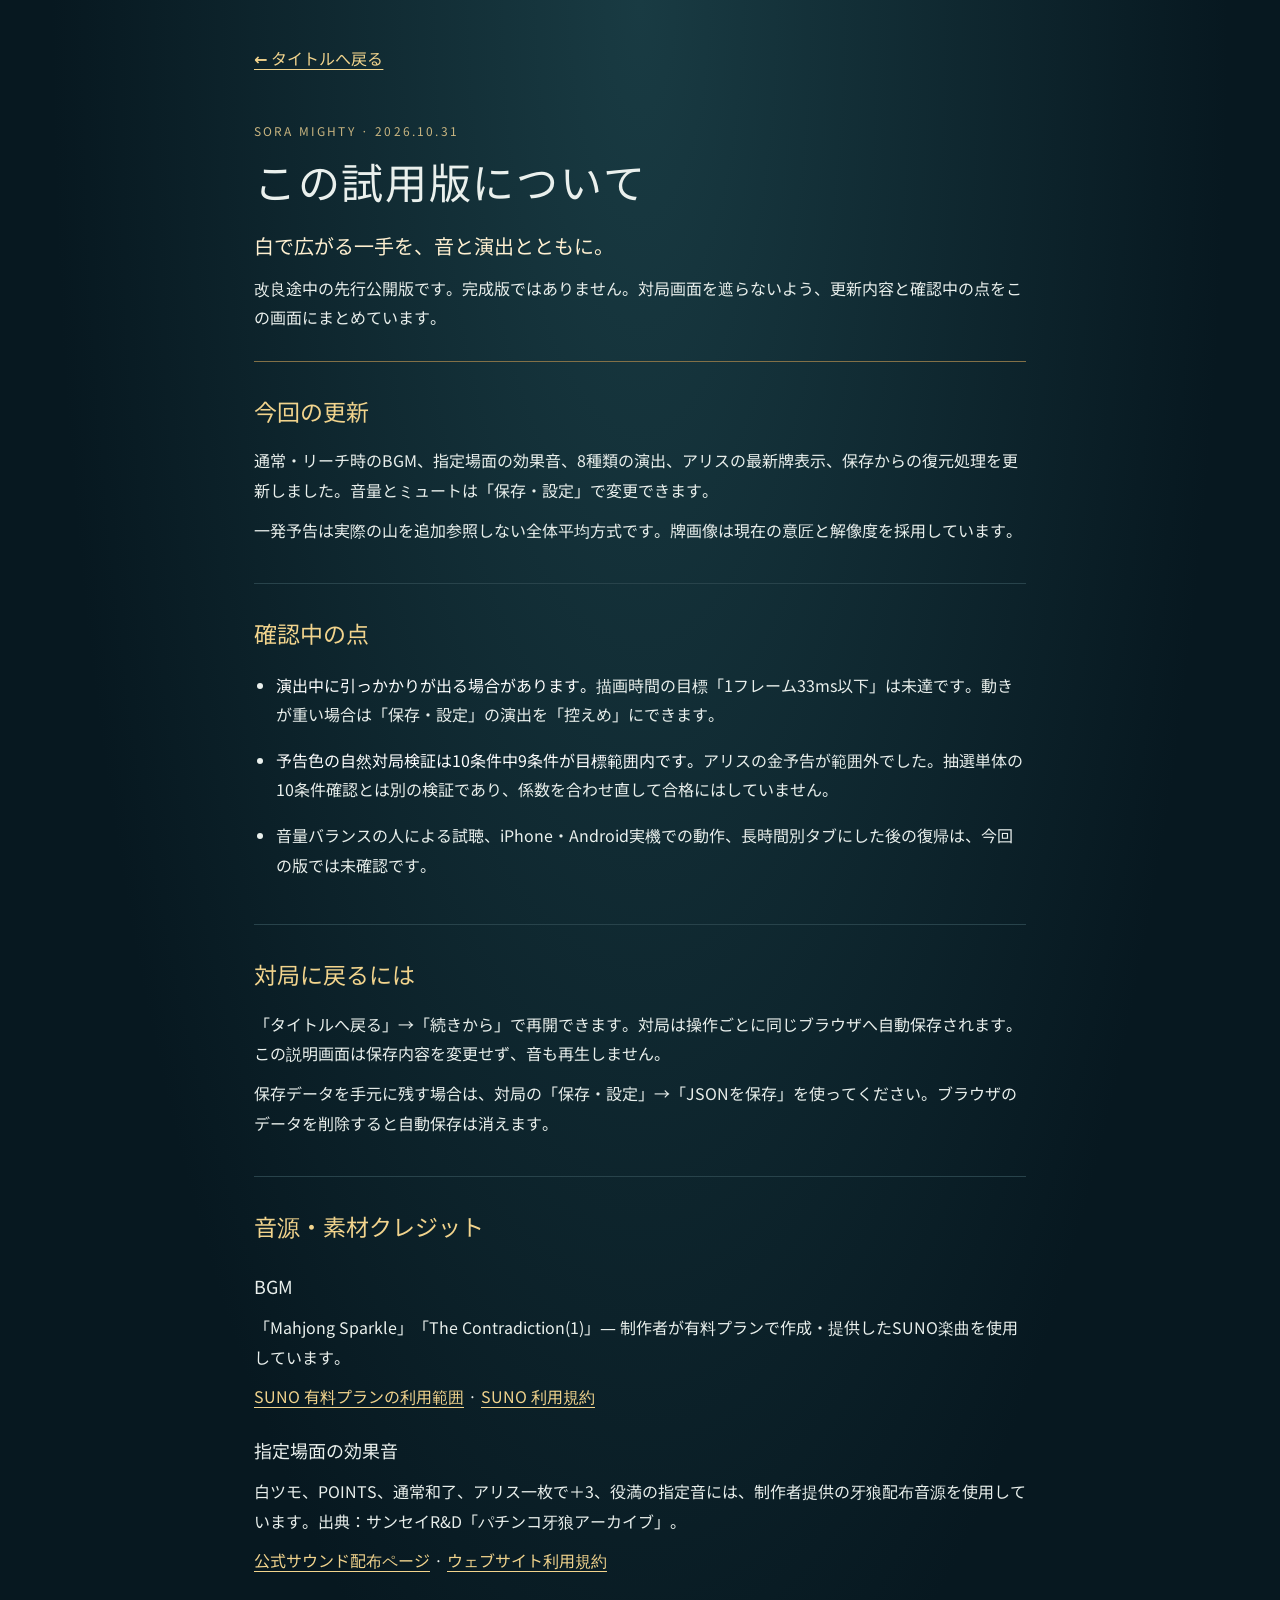
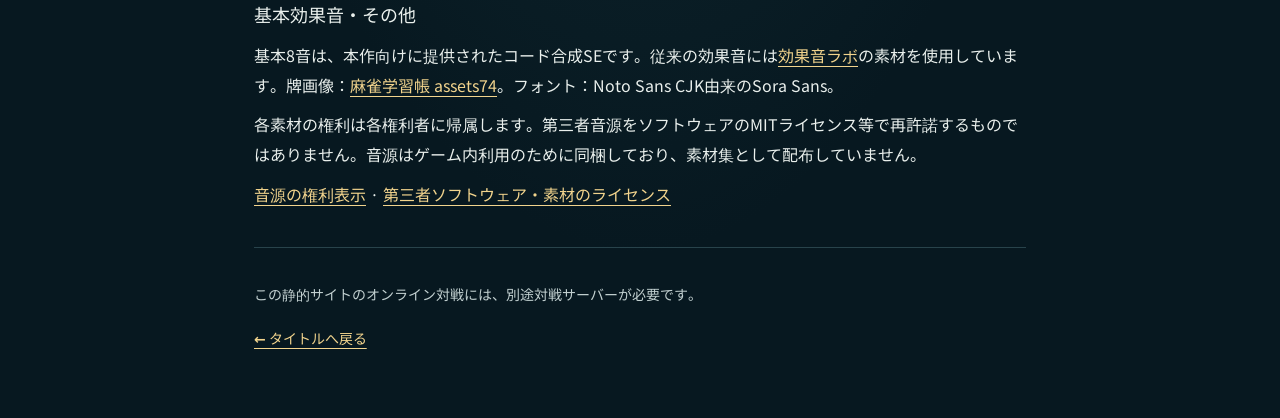
<file: about.html>
<!doctype html>
<html lang="ja">
<head>
  <meta charset="UTF-8">
  <meta name="viewport" content="width=device-width,initial-scale=1">
  <meta name="description" content="ソラ・マイティ試用版の更新内容、確認中の点、音源クレジット。">
  <title>この試用版について | ソラ・マイティ</title>
  <link rel="icon" href="./favicon.svg" type="image/svg+xml">
  <link rel="stylesheet" href="./about.css">
</head>
<body>
  <main class="about-page">
    <a class="back-link" href="./">← タイトルへ戻る</a>
    <header><p class="eyebrow">SORA MIGHTY · 2026.10.31</p><h1>この試用版について</h1><p class="lead">白で広がる一手を、音と演出とともに。</p><p>改良途中の先行公開版です。完成版ではありません。対局画面を遮らないよう、更新内容と確認中の点をこの画面にまとめています。</p></header>
    <section aria-labelledby="updates"><h2 id="updates">今回の更新</h2><p>通常・リーチ時のBGM、指定場面の効果音、8種類の演出、アリスの最新牌表示、保存からの復元処理を更新しました。音量とミュートは「保存・設定」で変更できます。</p><p>一発予告は実際の山を追加参照しない全体平均方式です。牌画像は現在の意匠と解像度を採用しています。</p></section>
    <section aria-labelledby="known"><h2 id="known">確認中の点</h2><ul>
      <li><strong>演出中に引っかかりが出る場合があります。</strong>描画時間の目標「1フレーム33ms以下」は未達です。動きが重い場合は「保存・設定」の演出を「控えめ」にできます。</li>
      <li><strong>予告色の自然対局検証は10条件中9条件が目標範囲内です。</strong>アリスの金予告が範囲外でした。抽選単体の10条件確認とは別の検証であり、係数を合わせ直して合格にはしていません。</li>
      <li>音量バランスの人による試聴、iPhone・Android実機での動作、長時間別タブにした後の復帰は、今回の版では未確認です。</li>
    </ul></section>
    <section aria-labelledby="resume"><h2 id="resume">対局に戻るには</h2><p>「タイトルへ戻る」→「続きから」で再開できます。対局は操作ごとに同じブラウザへ自動保存されます。この説明画面は保存内容を変更せず、音も再生しません。</p><p>保存データを手元に残す場合は、対局の「保存・設定」→「JSONを保存」を使ってください。ブラウザのデータを削除すると自動保存は消えます。</p></section>
    <section aria-labelledby="credits"><h2 id="credits">音源・素材クレジット</h2>
      <h3>BGM</h3><p>「Mahjong Sparkle」「The Contradiction(1)」— 制作者が有料プランで作成・提供したSUNO楽曲を使用しています。</p><p><a href="https://help.suno.com/en/articles/9601665" target="_blank" rel="noreferrer">SUNO 有料プランの利用範囲</a> · <a href="https://suno.com/terms" target="_blank" rel="noreferrer">SUNO 利用規約</a></p>
      <h3>指定場面の効果音</h3><p>白ツモ、POINTS、通常和了、アリス一枚で＋3、役満の指定音には、制作者提供の牙狼配布音源を使用しています。出典：サンセイR&amp;D「パチンコ牙狼アーカイブ」。</p><p><a href="https://www.sansei-rd.com/p_garo_archive/download/sound.html" target="_blank" rel="noreferrer">公式サウンド配布ページ</a> · <a href="https://www.sansei-rd.com/agreement.html" target="_blank" rel="noreferrer">ウェブサイト利用規約</a></p>
      <h3>基本効果音・その他</h3><p>基本8音は、本作向けに提供されたコード合成SEです。従来の効果音には<a href="https://soundeffect-lab.info/sound/anime/" target="_blank" rel="noreferrer">効果音ラボ</a>の素材を使用しています。牌画像：<a href="https://mj-st.com/" target="_blank" rel="noreferrer">麻雀学習帳 assets74</a>。フォント：Noto Sans CJK由来のSora Sans。</p>
      <p>各素材の権利は各権利者に帰属します。第三者音源をソフトウェアのMITライセンス等で再許諾するものではありません。音源はゲーム内利用のために同梱しており、素材集として配布していません。</p><p><a href="./AUDIO_NOTICE.txt">音源の権利表示</a> · <a href="./THIRD_PARTY_LICENSES.txt">第三者ソフトウェア・素材のライセンス</a></p>
    </section>
    <footer><p>この静的サイトのオンライン対戦には、別途対戦サーバーが必要です。</p><a class="back-link" href="./">← タイトルへ戻る</a></footer>
  </main>
</body>
</html>
</file>
<file: about.css>
@font-face{font-family:Sora Sans;src:url('./fonts/sora-sans.woff2') format('woff2');font-display:swap}
:root{color-scheme:dark;font-family:'Sora Sans','Noto Sans JP',system-ui,sans-serif;background:#071820;color:#eaf0ed;font-synthesis:none}
*{box-sizing:border-box}body{margin:0;background:radial-gradient(ellipse at top,#193b43 0,transparent 65%);line-height:1.85}a{color:#f2d48d;text-underline-offset:4px}a:hover{color:#fff0c7}a:focus-visible{outline:3px solid #fff0c7;outline-offset:5px;border-radius:3px}.about-page{max-width:820px;margin:auto;padding:36px 24px 56px}.back-link{display:inline-block;min-height:44px;padding:8px 0;font-weight:700}header{padding:28px 0 18px;border-bottom:1px solid #827047}h1{font-size:clamp(27px,5vw,42px);line-height:1.4;letter-spacing:.04em;margin:8px 0 16px}h2{font-size:23px;color:#f2d48d;margin:0 0 14px}h3{font-size:18px;margin:22px 0 6px}p{margin:10px 0}.eyebrow{font-size:12px;letter-spacing:.18em;color:#c9b580}.lead{font-size:20px;color:#fff0d1}section{padding:28px 0;border-bottom:1px solid #28434b}li{margin:0 0 16px}ul{padding-left:1.4em}strong{color:#fff}footer{padding-top:24px;font-size:14px;color:#c3d1d1}@media(max-width:480px){.about-page{padding:20px 18px 40px}h2{font-size:21px}.lead{font-size:18px}}
</file>
